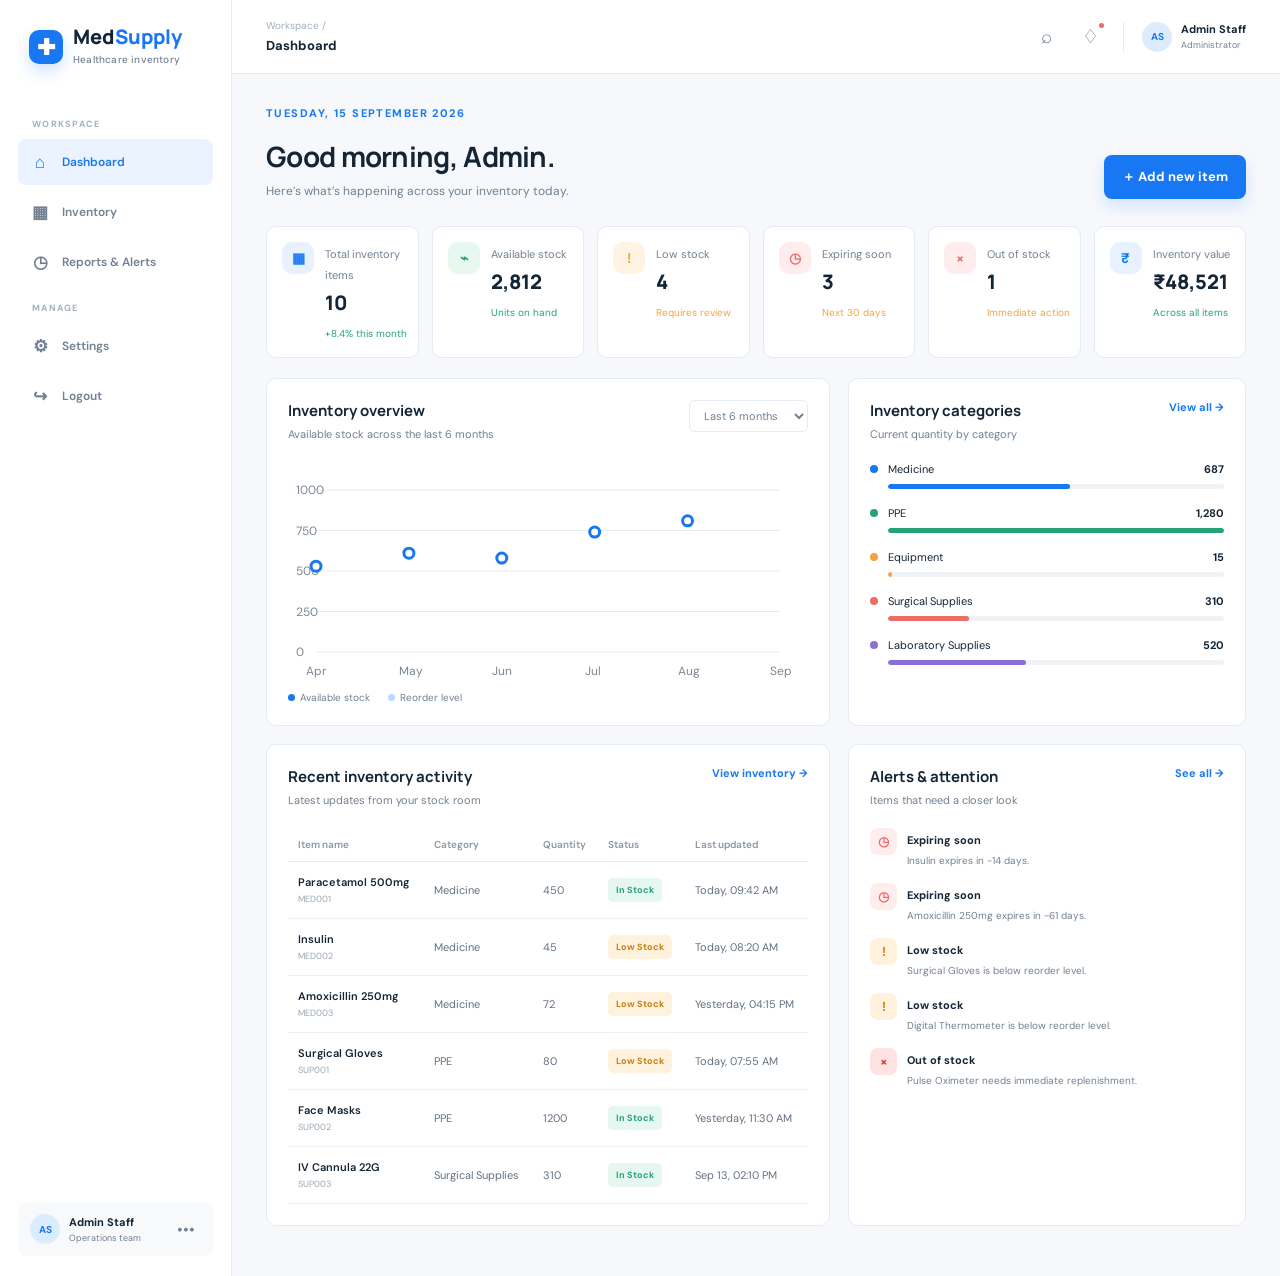
<file: index.html>
<!DOCTYPE html>
<html lang="en">

<head>
    <meta charset="UTF-8">
    <meta name="viewport" content="width=device-width, initial-scale=1.0">
    <meta http-equiv="refresh" content="0; url=dashboard.html">
    <title>MedSupply Dashboard</title>
    <link rel="stylesheet" href="style.css">
    <script>window.location.replace('dashboard.html');</script>
</head>

<body class="landing-page">
    <header class="site-header container"><a class="brand" href="index.html"><span
                class="brand-mark">✚</span><span>Med<span>Supply</span><small>Healthcare inventory
                    intelligence</small></span></a>
        <nav class="site-nav"><a class="active" href="index.html">Home</a><a href="dashboard.html">Dashboard</a><a
                href="inventory.html">Inventory</a><a href="reports.html">Reports & Alerts</a></nav><a
            class="button button-dark" href="dashboard.html">Admin portal <span>→</span></a><button class="menu-toggle"
            aria-label="Open navigation">☰</button>
    </header>
    <main>
        <section class="hero container">
            <div class="hero-copy">
                <div class="eyebrow"><span class="pulse-dot"></span> Hospital operations, made visible</div>
                <h1>Better stock decisions.<br><em>Better patient care.</em></h1>
                <p>MedSupply helps healthcare teams monitor medicines, medical supplies, stock levels, expiry dates, and
                    inventory usage from one clear command center.</p>
                <div class="hero-actions"><a class="button button-primary" href="dashboard.html">View dashboard
                        <span>↗</span></a><a class="button button-outline" href="inventory.html">Manage inventory</a>
                </div>
                <div class="trust-row"><span>Trusted workflow</span><span
                        class="trust-line"></span><strong>24/7</strong><small>visibility across care teams</small></div>
            </div>
            <div class="hero-visual">
                <div class="visual-glow"></div>
                <div class="hospital-card">
                    <div class="mini-top"><span>Live inventory pulse</span><span class="status-pill success">●
                            Live</span></div>
                    <div class="visual-cross">✚</div>
                    <div class="supply-bars">
                        <div><span>Medicines</span><strong>84%</strong><i style="width:84%"></i></div>
                        <div><span>Supplies</span><strong>68%</strong><i style="width:68%"></i></div>
                        <div><span>Equipment</span><strong>92%</strong><i style="width:92%"></i></div>
                    </div>
                    <div class="visual-footer"><span>Last sync</span><strong>Today, 09:42 AM</strong></div>
                </div>
                <div class="floating-note note-top"><span class="icon-box green">✓</span>
                    <div><strong>98.2%</strong><small>stock accuracy</small></div>
                </div>
                <div class="floating-note note-bottom"><span class="icon-box orange">!</span>
                    <div><strong>12</strong><small>items need attention</small></div>
                </div>
            </div>
        </section>
        <section class="stats-strip container">
            <div><span class="stat-icon blue">▦</span><small>Total items</small><strong
                    data-stat="items">1,248</strong><em>+8.4% this month</em></div>
            <div><span class="stat-icon orange">⌁</span><small>Low stock items</small><strong
                    data-stat="low">18</strong><em class="warn">Requires review</em></div>
            <div><span class="stat-icon red">◷</span><small>Expiring soon</small><strong
                    data-stat="expiring">24</strong><em class="warn">Next 30 days</em></div>
            <div><span class="stat-icon green">₹</span><small>Total inventory value</small><strong
                    data-stat="value">₹18.6L</strong><em>+4.2% this month</em></div>
        </section>
        <section class="feature-section container">
            <div class="section-heading">
                <div>
                    <div class="eyebrow">Built for confident care</div>
                    <h2>From stock room to <em>signal.</em></h2>
                </div>
                <p>Everything your team needs to keep critical supplies available, compliant, and moving.</p>
            </div>
            <div class="feature-grid">
                <article><span class="feature-number">01</span>
                    <div class="feature-icon">▦</div>
                    <h3>Inventory tracking</h3>
                    <p>Keep a live, searchable record of every medicine, supply, and device.</p><a
                        href="inventory.html">Explore tracking <span>→</span></a>
                </article>
                <article><span class="feature-number">02</span>
                    <div class="feature-icon">⌁</div>
                    <h3>Stock monitoring</h3>
                    <p>See reorder thresholds early and make replenishment a planned action.</p><a
                        href="dashboard.html">Monitor stock <span>→</span></a>
                </article>
                <article><span class="feature-number">03</span>
                    <div class="feature-icon">◷</div>
                    <h3>Expiry management</h3>
                    <p>Protect patients and budgets with clear expiry timelines and alerts.</p><a
                        href="reports.html">View expiry report <span>→</span></a>
                </article>
                <article><span class="feature-number">04</span>
                    <div class="feature-icon">↗</div>
                    <h3>Reports & alerts</h3>
                    <p>Turn operational data into the next best decision for your team.</p><a href="reports.html">Open
                        reports <span>→</span></a>
                </article>
            </div>
        </section>
    </main>
    <footer class="site-footer">
        <div class="container footer-inner"><a class="brand" href="index.html"><span
                    class="brand-mark">✚</span><span>Med<span>Supply</span><small>Healthcare inventory
                        intelligence</small></span></a>
            <p>Operational clarity for better care.</p><small>© 2026 MedSupply. Frontend portfolio concept.</small>
        </div>
    </footer>
    <script src="data.js"></script>
    <script>document.querySelector('.menu-toggle').addEventListener('click', () => document.querySelector('.site-nav').classList.toggle('open')); if (window.MedSupply) { const s = MedSupply.getStats(); document.querySelector('[data-stat="items"]').textContent = s.items.toLocaleString(); document.querySelector('[data-stat="low"]').textContent = s.low; document.querySelector('[data-stat="expiring"]').textContent = s.expiring; document.querySelector('[data-stat="value"]').textContent = MedSupply.formatCurrency(s.value); }</script>
</body>

</html>
</file>
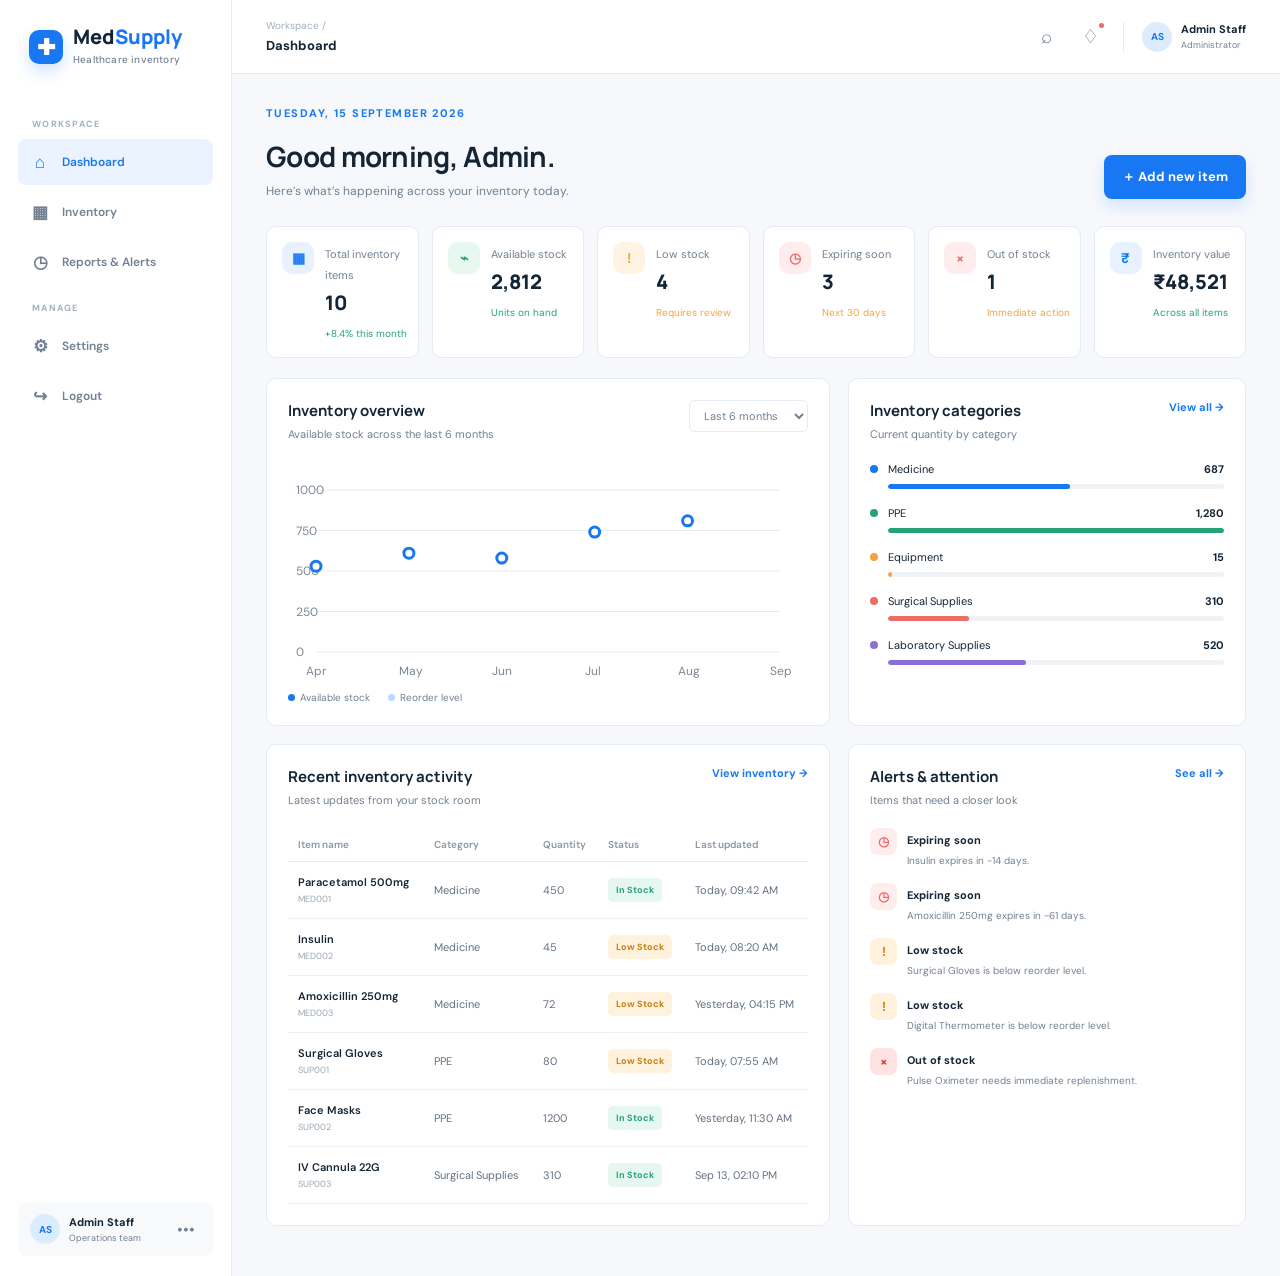
<file: dashboard.html>
<!DOCTYPE html>
<html lang="en">

<head>
    <meta charset="UTF-8">
    <meta name="viewport" content="width=device-width, initial-scale=1.0">
    <title>Dashboard | MedSupply</title>
    <link rel="stylesheet" href="style.css">
</head>

<body class="app-page">
    <div class="app-shell">
        <aside class="sidebar"><a class="brand" href="index.html"><span
                    class="brand-mark">✚</span><span>Med<span>Supply</span><small>Healthcare
                        inventory</small></span></a>
            <div class="side-label">Workspace</div>
            <nav class="side-nav"><a class="active" href="dashboard.html"><span>⌂</span>Dashboard</a><a
                    href="inventory.html"><span>▦</span>Inventory</a><a href="reports.html"><span>◷</span>Reports &
                    Alerts</a></nav>
            <div class="side-label">Manage</div>
            <nav class="side-nav"><a href="#"><span>⚙</span>Settings</a><a href="index.html"><span>↪</span>Logout</a>
            </nav>
            <div class="side-bottom">
                <div class="avatar">AS</div>
                <div><strong>Admin Staff</strong><small>Operations team</small></div><button>•••</button>
            </div>
        </aside>
        <main class="app-main">
            <header class="app-header"><button class="sidebar-toggle">☰</button>
                <div><span class="breadcrumb">Workspace /</span><strong>Dashboard</strong></div>
                <div class="header-actions"><button class="icon-button">⌕</button><button
                        class="icon-button notification">♢<i></i></button>
                    <div class="header-user"><span class="avatar">AS</span><span><strong>Admin
                                Staff</strong><small>Administrator</small></span></div>
                </div>
            </header>
            <div class="page-content">
                <div class="page-intro">
                    <div>
                        <div class="eyebrow">Tuesday, 15 September 2026</div>
                        <h1>Good morning, Admin.</h1>
                        <p>Here’s what’s happening across your inventory today.</p>
                    </div><a class="button button-primary" href="inventory.html">＋ Add new item</a>
                </div>
                <section class="summary-grid" id="summary-grid"></section>
                <div class="dashboard-grid">
                    <section class="panel chart-panel">
                        <div class="panel-heading">
                            <div>
                                <h2>Inventory overview</h2>
                                <p>Available stock across the last 6 months</p>
                            </div><select id="chart-range">
                                <option>Last 6 months</option>
                                <option>Last 12 months</option>
                            </select>
                        </div>
                        <div class="chart-wrap"><canvas id="overview-chart"></canvas></div>
                        <div class="legend"><span><i class="legend-dot blue"></i>Available stock</span><span><i
                                    class="legend-dot light"></i>Reorder level</span></div>
                    </section>
                    <section class="panel category-panel">
                        <div class="panel-heading">
                            <div>
                                <h2>Inventory categories</h2>
                                <p>Current quantity by category</p>
                            </div><a href="inventory.html" class="text-link">View all →</a>
                        </div>
                        <div id="category-list" class="category-list"></div>
                    </section>
                </div>
                <div class="dashboard-grid lower-grid">
                    <section class="panel activity-panel">
                        <div class="panel-heading">
                            <div>
                                <h2>Recent inventory activity</h2>
                                <p>Latest updates from your stock room</p>
                            </div><a href="inventory.html" class="text-link">View inventory →</a>
                        </div>
                        <div class="table-scroll">
                            <table>
                                <thead>
                                    <tr>
                                        <th>Item name</th>
                                        <th>Category</th>
                                        <th>Quantity</th>
                                        <th>Status</th>
                                        <th>Last updated</th>
                                    </tr>
                                </thead>
                                <tbody id="activity-body"></tbody>
                            </table>
                        </div>
                    </section>
                    <section class="panel alerts-panel">
                        <div class="panel-heading">
                            <div>
                                <h2>Alerts & attention</h2>
                                <p>Items that need a closer look</p>
                            </div><a href="reports.html" class="text-link">See all →</a>
                        </div>
                        <div id="alerts-list" class="alerts-list"></div>
                    </section>
                </div>
            </div>
        </main>
    </div>
    <script src="data.js"></script>
    <script src="dashboard.js"></script>
</body>

</html>
</file>
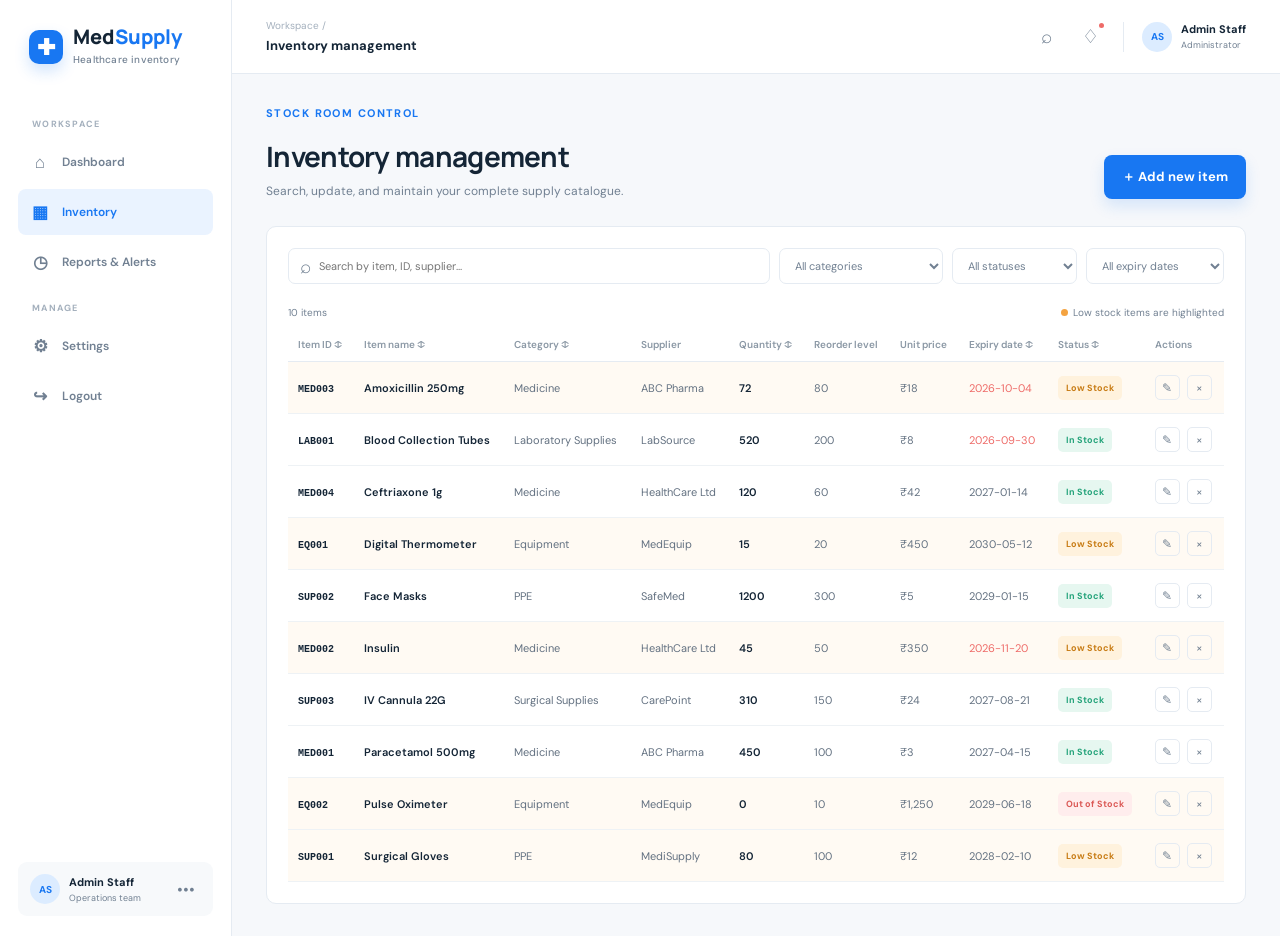
<file: inventory.html>
<!DOCTYPE html>
<html lang="en">

<head>
    <meta charset="UTF-8">
    <meta name="viewport" content="width=device-width, initial-scale=1.0">
    <title>Inventory Management | MedSupply</title>
    <link rel="stylesheet" href="style.css">
</head>

<body class="app-page">
    <div class="app-shell">
        <aside class="sidebar"><a class="brand" href="index.html"><span
                    class="brand-mark">✚</span><span>Med<span>Supply</span><small>Healthcare
                        inventory</small></span></a>
            <div class="side-label">Workspace</div>
            <nav class="side-nav"><a href="dashboard.html"><span>⌂</span>Dashboard</a><a class="active"
                    href="inventory.html"><span>▦</span>Inventory</a><a href="reports.html"><span>◷</span>Reports &
                    Alerts</a></nav>
            <div class="side-label">Manage</div>
            <nav class="side-nav"><a href="#"><span>⚙</span>Settings</a><a href="index.html"><span>↪</span>Logout</a>
            </nav>
            <div class="side-bottom">
                <div class="avatar">AS</div>
                <div><strong>Admin Staff</strong><small>Operations team</small></div><button>•••</button>
            </div>
        </aside>
        <main class="app-main">
            <header class="app-header"><button class="sidebar-toggle">☰</button>
                <div><span class="breadcrumb">Workspace /</span><strong>Inventory management</strong></div>
                <div class="header-actions"><button class="icon-button">⌕</button><button
                        class="icon-button notification">♢<i></i></button>
                    <div class="header-user"><span class="avatar">AS</span><span><strong>Admin
                                Staff</strong><small>Administrator</small></span></div>
                </div>
            </header>
            <div class="page-content">
                <div class="page-intro">
                    <div>
                        <div class="eyebrow">Stock room control</div>
                        <h1>Inventory management</h1>
                        <p>Search, update, and maintain your complete supply catalogue.</p>
                    </div><button class="button button-primary" id="add-item">＋ Add new item</button>
                </div>
                <section class="panel inventory-panel">
                    <div class="toolbar"><label class="search-field"><span>⌕</span><input id="inventory-search"
                                type="search" placeholder="Search by item, ID, supplier..."></label><select
                            id="category-filter">
                            <option value="">All categories</option>
                        </select><select id="status-filter">
                            <option value="">All statuses</option>
                            <option>In Stock</option>
                            <option>Low Stock</option>
                            <option>Out of Stock</option>
                        </select><select id="expiry-filter">
                            <option value="">All expiry dates</option>
                            <option value="soon">Expiring soon</option>
                            <option value="expired">Expired</option>
                        </select></div>
                    <div class="inventory-meta"><span id="item-count">0 items</span><span class="meta-note"><i
                                class="legend-dot orange"></i>Low stock items are highlighted</span></div>
                    <div class="table-scroll">
                        <table class="inventory-table">
                            <thead>
                                <tr>
                                    <th><button data-sort="id">Item ID ↕</button></th>
                                    <th><button data-sort="name">Item name ↕</button></th>
                                    <th><button data-sort="category">Category ↕</button></th>
                                    <th>Supplier</th>
                                    <th><button data-sort="quantity">Quantity ↕</button></th>
                                    <th>Reorder level</th>
                                    <th>Unit price</th>
                                    <th><button data-sort="expiry">Expiry date ↕</button></th>
                                    <th><button data-sort="status">Status ↕</button></th>
                                    <th>Actions</th>
                                </tr>
                            </thead>
                            <tbody id="inventory-body"></tbody>
                        </table>
                    </div>
                </section>
            </div>
        </main>
    </div>
    <div class="modal-backdrop" id="item-modal">
        <div class="modal">
            <div class="modal-heading">
                <div>
                    <div class="eyebrow">Catalogue update</div>
                    <h2 id="modal-title">Add new item</h2>
                </div><button class="modal-close">×</button>
            </div>
            <form id="item-form"><input type="hidden" id="item-id">
                <div class="form-grid"><label>Item ID<input id="form-id" required
                            placeholder="MED003"></label><label>Item name<input id="form-name" required
                            placeholder="Item name"></label><label>Category<select id="form-category" required>
                            <option>Medicine</option>
                            <option>PPE</option>
                            <option>Equipment</option>
                            <option>Surgical Supplies</option>
                            <option>Laboratory Supplies</option>
                        </select></label><label>Supplier<input id="form-supplier" required
                            placeholder="Supplier name"></label><label>Quantity<input id="form-quantity" required
                            type="number" min="0" placeholder="0"></label><label>Reorder level<input id="form-reorder"
                            required type="number" min="0" placeholder="0"></label><label>Unit price (₹)<input
                            id="form-price" required type="number" min="0" step="0.01"
                            placeholder="0.00"></label><label>Expiry date<input id="form-expiry" required
                            type="date"></label></div>
                <div class="modal-actions"><button type="button"
                        class="button button-outline modal-cancel">Cancel</button><button class="button button-primary"
                        type="submit">Save item</button></div>
            </form>
        </div>
    </div>
    <script src="data.js"></script>
    <script src="inventory.js"></script>
</body>

</html>
</file>
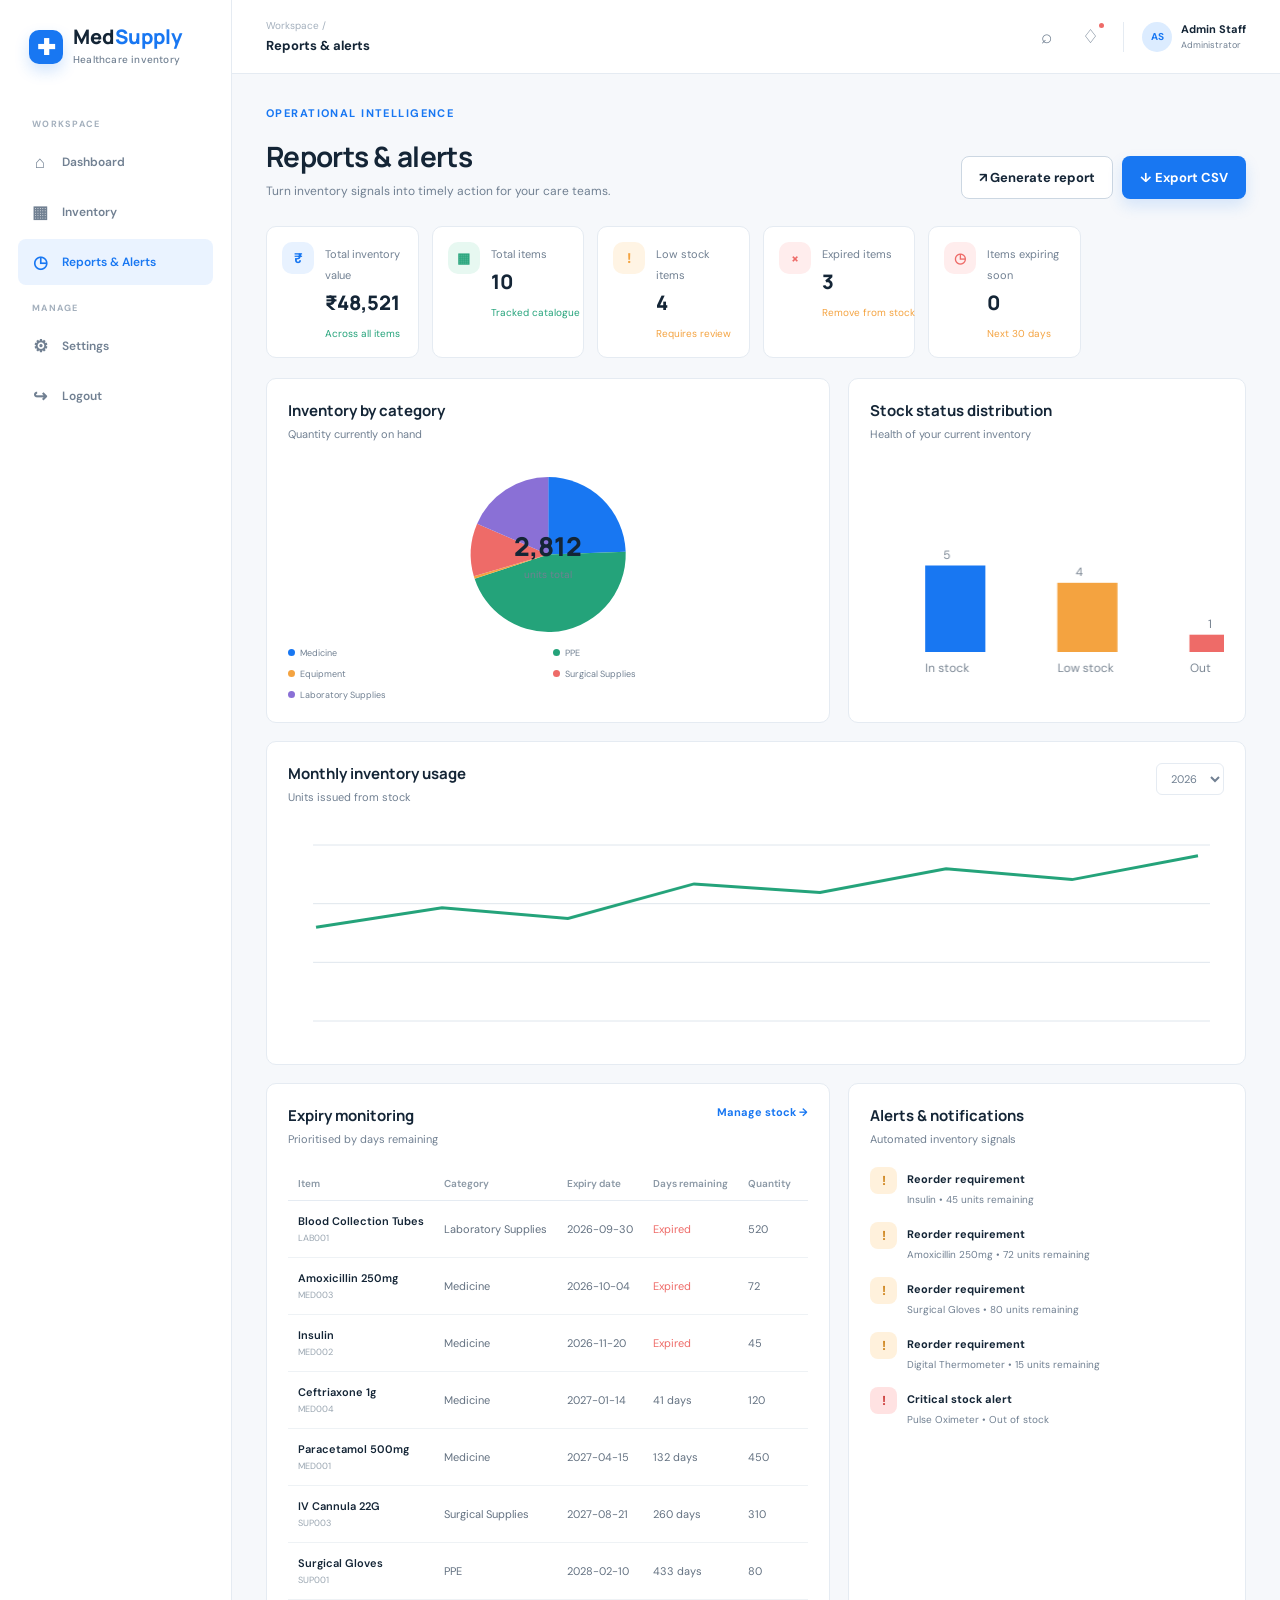
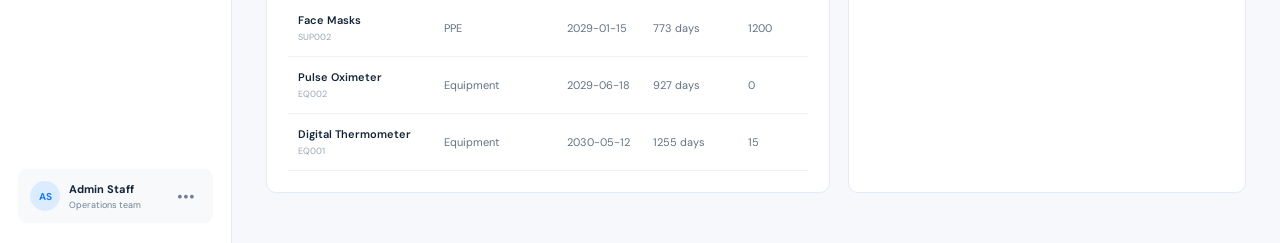
<file: reports.html>
<!DOCTYPE html>
<html lang="en">

<head>
    <meta charset="UTF-8">
    <meta name="viewport" content="width=device-width, initial-scale=1.0">
    <title>Reports & Alerts | MedSupply</title>
    <link rel="stylesheet" href="style.css">
</head>

<body class="app-page">
    <div class="app-shell">
        <aside class="sidebar"><a class="brand" href="index.html"><span
                    class="brand-mark">✚</span><span>Med<span>Supply</span><small>Healthcare
                        inventory</small></span></a>
            <div class="side-label">Workspace</div>
            <nav class="side-nav"><a href="dashboard.html"><span>⌂</span>Dashboard</a><a
                    href="inventory.html"><span>▦</span>Inventory</a><a class="active"
                    href="reports.html"><span>◷</span>Reports & Alerts</a></nav>
            <div class="side-label">Manage</div>
            <nav class="side-nav"><a href="#"><span>⚙</span>Settings</a><a href="index.html"><span>↪</span>Logout</a>
            </nav>
            <div class="side-bottom">
                <div class="avatar">AS</div>
                <div><strong>Admin Staff</strong><small>Operations team</small></div><button>•••</button>
            </div>
        </aside>
        <main class="app-main">
            <header class="app-header"><button class="sidebar-toggle">☰</button>
                <div><span class="breadcrumb">Workspace /</span><strong>Reports & alerts</strong></div>
                <div class="header-actions"><button class="icon-button">⌕</button><button
                        class="icon-button notification">♢<i></i></button>
                    <div class="header-user"><span class="avatar">AS</span><span><strong>Admin
                                Staff</strong><small>Administrator</small></span></div>
                </div>
            </header>
            <div class="page-content">
                <div class="page-intro">
                    <div>
                        <div class="eyebrow">Operational intelligence</div>
                        <h1>Reports & alerts</h1>
                        <p>Turn inventory signals into timely action for your care teams.</p>
                    </div>
                    <div class="button-row"><button class="button button-outline" id="generate-report">↗ Generate
                            report</button><button class="button button-primary" id="export-csv">↓ Export CSV</button>
                    </div>
                </div>
                <section class="summary-grid" id="report-summary"></section>
                <div class="dashboard-grid report-charts">
                    <section class="panel chart-panel">
                        <div class="panel-heading">
                            <div>
                                <h2>Inventory by category</h2>
                                <p>Quantity currently on hand</p>
                            </div>
                        </div>
                        <div class="chart-wrap doughnut-wrap"><canvas id="category-chart"></canvas>
                            <div class="doughnut-label"><strong id="total-quantity">0</strong><small>units total</small>
                            </div>
                        </div>
                        <div class="chart-legend" id="category-legend"></div>
                    </section>
                    <section class="panel chart-panel">
                        <div class="panel-heading">
                            <div>
                                <h2>Stock status distribution</h2>
                                <p>Health of your current inventory</p>
                            </div>
                        </div>
                        <div class="chart-wrap"><canvas id="status-chart"></canvas></div>
                    </section>
                    <section class="panel chart-panel usage-chart">
                        <div class="panel-heading">
                            <div>
                                <h2>Monthly inventory usage</h2>
                                <p>Units issued from stock</p>
                            </div><select>
                                <option>2026</option>
                                <option>2025</option>
                            </select>
                        </div>
                        <div class="chart-wrap"><canvas id="usage-chart"></canvas></div>
                    </section>
                </div>
                <div class="dashboard-grid lower-grid">
                    <section class="panel expiry-panel">
                        <div class="panel-heading">
                            <div>
                                <h2>Expiry monitoring</h2>
                                <p>Prioritised by days remaining</p>
                            </div><a href="inventory.html" class="text-link">Manage stock →</a>
                        </div>
                        <div class="table-scroll">
                            <table>
                                <thead>
                                    <tr>
                                        <th>Item</th>
                                        <th>Category</th>
                                        <th>Expiry date</th>
                                        <th>Days remaining</th>
                                        <th>Quantity</th>
                                        <th>Status</th>
                                    </tr>
                                </thead>
                                <tbody id="expiry-body"></tbody>
                            </table>
                        </div>
                    </section>
                    <section class="panel alerts-panel">
                        <div class="panel-heading">
                            <div>
                                <h2>Alerts & notifications</h2>
                                <p>Automated inventory signals</p>
                            </div>
                        </div>
                        <div id="report-alerts" class="alerts-list"></div>
                    </section>
                </div>
            </div>
        </main>
    </div>
    <script src="data.js"></script>
    <script src="reports.js"></script>
</body>

</html>
</file>
<file: style.css>
@import url('https://fonts.googleapis.com/css2?family=DM+Sans:wght@400;500;600;700&family=Manrope:wght@600;700;800&display=swap');

:root {
    --ink: #142536;
    --muted: #718092;
    --line: #e5ebf2;
    --blue: #1877f2;
    --blue-dark: #0e55b8;
    --pale: #eef6ff;
    --green: #24a37a;
    --orange: #f4a340;
    --red: #ee6b68;
    --purple: #8a70d6;
    --bg: #f6f8fb;
    --shadow: 0 12px 30px rgba(23, 47, 74, .07)
}

* {
    box-sizing: border-box
}

body {
    margin: 0;
    color: var(--ink);
    font-family: 'DM Sans', sans-serif;
    background: #fff
}

h1,
h2,
h3,
p {
    margin: 0
}

h1,
h2,
h3,
.brand {
    font-family: 'Manrope', sans-serif
}

a {
    text-decoration: none;
    color: inherit
}

button,
select,
input {
    font: inherit
}

button {
    cursor: pointer;
    border: 0;
    background: none;
    color: inherit
}

.container {
    width: min(1180px, calc(100% - 64px));
    margin: auto
}

.brand {
    display: flex;
    align-items: center;
    gap: 10px;
    font-size: 20px;
    font-weight: 800;
    line-height: 1
}

.brand>span:last-child>span {
    color: var(--blue)
}

.brand small {
    display: block;
    font: 500 10px 'DM Sans';
    color: var(--muted);
    letter-spacing: .02em;
    margin-top: 6px
}

.brand-mark {
    width: 34px;
    height: 34px;
    display: grid;
    place-items: center;
    color: #fff;
    background: var(--blue);
    border-radius: 10px;
    font-size: 22px;
    box-shadow: 0 7px 15px #1877f233
}

.site-header {
    height: 78px;
    display: flex;
    align-items: center;
    justify-content: space-between
}

.site-nav {
    display: flex;
    gap: 30px;
    align-items: center;
    font-size: 13px;
    font-weight: 600;
    color: var(--muted)
}

.site-nav a {
    padding: 10px 0;
    position: relative
}

.site-nav a.active,
.site-nav a:hover {
    color: var(--ink)
}

.site-nav a.active:after {
    content: '';
    position: absolute;
    bottom: 0;
    left: 0;
    right: 0;
    margin: auto;
    width: 18px;
    height: 2px;
    background: var(--blue);
    border-radius: 3px
}

.button {
    display: inline-flex;
    align-items: center;
    justify-content: center;
    gap: 12px;
    padding: 12px 17px;
    border-radius: 8px;
    font-size: 13px;
    font-weight: 700;
    transition: .2s ease;
    border: 1px solid transparent
}

.button:hover {
    transform: translateY(-2px)
}

.button-primary {
    color: #fff;
    background: var(--blue);
    box-shadow: 0 7px 15px #1877f226
}

.button-primary:hover {
    background: var(--blue-dark)
}

.button-dark {
    background: var(--ink);
    color: white
}

.button-outline {
    border-color: #ccd7e2;
    background: #fff
}

.button-outline:hover {
    border-color: var(--blue);
    color: var(--blue)
}

.menu-toggle {
    display: none;
    font-size: 22px
}

.hero {
    min-height: 510px;
    padding: 72px 0 82px;
    display: grid;
    grid-template-columns: 1.02fr .98fr;
    align-items: center;
    gap: 30px
}

.eyebrow {
    font-size: 11px;
    text-transform: uppercase;
    letter-spacing: .13em;
    color: var(--blue);
    font-weight: 700;
    margin-bottom: 17px
}

.pulse-dot {
    display: inline-block;
    width: 7px;
    height: 7px;
    background: var(--green);
    border-radius: 50%;
    margin-right: 8px;
    box-shadow: 0 0 0 4px #24a37a1c
}

.hero h1 {
    font-size: clamp(40px, 5vw, 66px);
    line-height: 1.05;
    letter-spacing: -2px;
    max-width: 600px
}

.hero h1 em,
h2 em {
    font-style: normal;
    color: var(--blue)
}

.hero-copy>p {
    color: var(--muted);
    font-size: 16px;
    line-height: 1.7;
    max-width: 510px;
    margin: 23px 0 28px
}

.hero-actions {
    display: flex;
    gap: 12px
}

.trust-row {
    display: flex;
    align-items: center;
    gap: 10px;
    margin-top: 38px;
    color: var(--muted);
    font-size: 11px
}

.trust-row strong {
    font-size: 18px;
    color: var(--ink)
}

.trust-row small {
    font-size: 11px
}

.trust-line {
    width: 46px;
    height: 1px;
    background: #cbd7e2
}

.hero-visual {
    height: 380px;
    position: relative;
    display: grid;
    place-items: center
}

.visual-glow {
    position: absolute;
    width: 330px;
    height: 330px;
    border-radius: 50%;
    background: #e7f3ff;
    right: 30px;
    top: 20px
}

.hospital-card {
    position: relative;
    z-index: 1;
    background: white;
    width: min(355px, 75%);
    padding: 22px;
    border-radius: 16px;
    box-shadow: 0 22px 50px #1a4f7719;
    border: 1px solid #f0f4f8
}

.mini-top,
.visual-footer {
    display: flex;
    justify-content: space-between;
    align-items: center;
    font-size: 10px;
    color: var(--muted)
}

.status-pill {
    font-size: 10px;
    border-radius: 20px;
    padding: 6px 9px
}

.status-pill.success {
    background: #e9f8f2;
    color: var(--green)
}

.visual-cross {
    margin: 25px auto;
    width: 106px;
    height: 106px;
    border-radius: 27px;
    display: grid;
    place-items: center;
    color: white;
    background: linear-gradient(145deg, #4e9bf9, #136be4);
    font-size: 65px;
    box-shadow: 0 16px 25px #1877f240
}

.supply-bars>div {
    margin: 16px 0;
    position: relative
}

.supply-bars span,
.supply-bars strong {
    font-size: 10px
}

.supply-bars strong {
    float: right
}

.supply-bars i {
    display: block;
    height: 5px;
    background: var(--blue);
    border-radius: 10px;
    margin-top: 8px
}

.supply-bars>div:nth-child(2) i {
    background: var(--green)
}

.supply-bars>div:nth-child(3) i {
    background: var(--orange)
}

.visual-footer {
    border-top: 1px solid var(--line);
    padding-top: 14px;
    margin-top: 20px
}

.visual-footer strong {
    color: var(--ink);
    font-size: 10px
}

.floating-note {
    position: absolute;
    z-index: 2;
    background: white;
    border: 1px solid #edf1f5;
    box-shadow: 0 13px 35px #1a4f7719;
    border-radius: 11px;
    display: flex;
    gap: 10px;
    align-items: center;
    padding: 12px
}

.floating-note strong,
.floating-note small {
    display: block
}

.floating-note strong {
    font: 800 16px Manrope
}

.floating-note small {
    font-size: 9px;
    color: var(--muted);
    margin-top: 3px
}

.note-top {
    top: 65px;
    right: 20px
}

.note-bottom {
    bottom: 45px;
    left: 5px
}

.icon-box {
    width: 29px;
    height: 29px;
    border-radius: 8px;
    display: grid;
    place-items: center;
    font-weight: 700
}

.icon-box.green {
    background: #e5f7f0;
    color: var(--green)
}

.icon-box.orange {
    background: #fff4e5;
    color: var(--orange)
}

.stats-strip {
    display: grid;
    grid-template-columns: repeat(4, 1fr);
    border: 1px solid var(--line);
    border-radius: 12px;
    box-shadow: var(--shadow);
    padding: 23px 26px;
    gap: 20px
}

.stats-strip>div {
    display: grid;
    grid-template-columns: auto 1fr;
    column-gap: 12px;
    align-items: center;
    border-right: 1px solid var(--line)
}

.stats-strip>div:last-child {
    border: 0
}

.stat-icon {
    width: 38px;
    height: 38px;
    border-radius: 10px;
    display: grid;
    place-items: center;
    font-weight: 800;
    grid-row: span 3
}

.stat-icon.blue {
    background: #e8f2ff;
    color: var(--blue)
}

.stat-icon.green {
    background: #e7f8f1;
    color: var(--green)
}

.stat-icon.orange {
    background: #fff4e4;
    color: var(--orange)
}

.stat-icon.red {
    background: #ffeded;
    color: var(--red)
}

.stat-icon.purple {
    background: #f0ebff;
    color: var(--purple)
}

.stats-strip small,
.summary-card small {
    font-size: 11px;
    color: var(--muted)
}

.stats-strip strong {
    font: 800 22px Manrope
}

.stats-strip em,
.summary-card em {
    font-size: 10px;
    font-style: normal;
    color: var(--green)
}

.stats-strip em.warn,
.summary-card em.warn {
    color: var(--orange)
}

.feature-section {
    padding: 110px 0
}

.section-heading {
    display: flex;
    justify-content: space-between;
    align-items: end;
    margin-bottom: 34px
}

.section-heading h2 {
    font-size: 35px
}

.section-heading>p {
    max-width: 330px;
    color: var(--muted);
    font-size: 13px;
    line-height: 1.6
}

.feature-grid {
    display: grid;
    grid-template-columns: repeat(4, 1fr);
    gap: 16px
}

.feature-grid article {
    padding: 25px 21px;
    border: 1px solid var(--line);
    border-radius: 12px;
    position: relative;
    transition: .2s
}

.feature-grid article:hover {
    box-shadow: var(--shadow);
    transform: translateY(-4px)
}

.feature-number {
    position: absolute;
    right: 20px;
    top: 18px;
    font: 700 11px Manrope;
    color: #bdc8d3
}

.feature-icon {
    width: 43px;
    height: 43px;
    border-radius: 12px;
    background: var(--pale);
    color: var(--blue);
    display: grid;
    place-items: center;
    font-size: 20px;
    margin-bottom: 35px
}

.feature-grid h3 {
    font-size: 15px;
    margin-bottom: 12px
}

.feature-grid p {
    font-size: 12px;
    line-height: 1.65;
    color: var(--muted);
    min-height: 60px
}

.feature-grid a {
    display: block;
    margin-top: 22px;
    color: var(--blue);
    font-size: 11px;
    font-weight: 700
}

.site-footer {
    background: #f6f8fb;
    padding: 30px 0
}

.footer-inner {
    display: flex;
    align-items: center;
    justify-content: space-between
}

.footer-inner p,
.footer-inner>small {
    color: var(--muted);
    font-size: 11px
}

.app-page {
    background: var(--bg)
}

.app-shell {
    display: flex;
    min-height: 100vh
}

.sidebar {
    width: 232px;
    background: #fff;
    border-right: 1px solid var(--line);
    padding: 27px 18px 20px;
    display: flex;
    flex-direction: column;
    flex-shrink: 0
}

.sidebar .brand {
    padding: 0 11px 35px
}

.side-label {
    font-size: 9px;
    text-transform: uppercase;
    color: #a4b0bd;
    letter-spacing: .14em;
    font-weight: 700;
    padding: 17px 14px 9px
}

.side-nav {
    display: grid;
    gap: 4px
}

.side-nav a {
    font-size: 12px;
    color: var(--muted);
    padding: 12px 13px;
    border-radius: 8px;
    display: flex;
    gap: 13px;
    align-items: center;
    font-weight: 600
}

.side-nav a span {
    font-size: 17px;
    width: 18px;
    text-align: center
}

.side-nav a.active,
.side-nav a:hover {
    background: #eaf3ff;
    color: var(--blue)
}

.side-bottom {
    margin-top: auto;
    background: #f7f9fb;
    border-radius: 9px;
    padding: 12px;
    display: flex;
    align-items: center;
    gap: 9px
}

.side-bottom strong,
.side-bottom small,
.header-user strong,
.header-user small {
    display: block
}

.side-bottom strong,
.header-user strong {
    font-size: 11px
}

.side-bottom small,
.header-user small {
    font-size: 9px;
    color: var(--muted);
    margin-top: 3px
}

.side-bottom button {
    margin-left: auto;
    color: var(--muted)
}

.avatar {
    width: 30px;
    height: 30px;
    display: grid;
    place-items: center;
    border-radius: 50%;
    background: #dcecff;
    color: var(--blue);
    font-size: 10px;
    font-weight: 700
}

.app-main {
    min-width: 0;
    flex: 1
}

.app-header {
    height: 74px;
    background: #fff;
    border-bottom: 1px solid var(--line);
    display: flex;
    align-items: center;
    padding: 0 34px;
    gap: 15px
}

.app-header>div:nth-child(2) {
    display: flex;
    flex-direction: column;
    gap: 5px;
    font-size: 13px
}

.breadcrumb {
    font-size: 10px;
    color: #a4b0bd
}

.sidebar-toggle {
    display: none
}

.header-actions {
    margin-left: auto;
    display: flex;
    align-items: center;
    gap: 18px
}

.icon-button {
    font-size: 19px;
    color: var(--muted);
    position: relative
}

.notification i {
    position: absolute;
    width: 5px;
    height: 5px;
    background: var(--red);
    border-radius: 50%;
    right: 1px;
    top: 0
}

.header-user {
    display: flex;
    gap: 9px;
    align-items: center;
    border-left: 1px solid var(--line);
    padding-left: 18px
}

.page-content {
    padding: 32px 34px;
    max-width: 1600px;
    margin: auto
}

.page-intro {
    display: flex;
    justify-content: space-between;
    align-items: end;
    margin-bottom: 27px
}

.page-intro h1 {
    font-size: 28px;
    letter-spacing: -.7px
}

.page-intro p {
    color: var(--muted);
    font-size: 12px;
    margin-top: 8px
}

.summary-grid {
    display: grid;
    grid-template-columns: repeat(6, 1fr);
    gap: 13px;
    margin-bottom: 20px
}

.summary-card {
    background: #fff;
    border: 1px solid var(--line);
    border-radius: 10px;
    padding: 15px;
    display: flex;
    align-items: start;
    gap: 11px;
    min-width: 0
}

.summary-card .stat-icon {
    width: 32px;
    height: 32px;
    font-size: 14px;
    flex-shrink: 0
}

.summary-card strong {
    display: block;
    font: 800 20px Manrope;
    margin: 5px 0
}

.summary-card em {
    white-space: nowrap
}

.dashboard-grid {
    display: grid;
    grid-template-columns: 1.42fr 1fr;
    gap: 18px;
    margin-bottom: 18px
}

.lower-grid {
    grid-template-columns: 1.42fr 1fr
}

.panel {
    background: #fff;
    border: 1px solid var(--line);
    border-radius: 10px;
    padding: 21px;
    min-width: 0
}

.panel-heading {
    display: flex;
    justify-content: space-between;
    align-items: start;
    margin-bottom: 21px
}

.panel-heading h2 {
    font-size: 15px
}

.panel-heading p {
    font-size: 11px;
    color: var(--muted);
    margin-top: 6px
}

.panel-heading select {
    border: 1px solid var(--line);
    font-size: 11px;
    color: var(--muted);
    padding: 7px 10px;
    border-radius: 6px;
    background: #fff
}

.text-link {
    font-size: 11px;
    color: var(--blue);
    font-weight: 700
}

.chart-wrap {
    height: 218px;
    position: relative
}

.chart-wrap canvas {
    width: 100%;
    height: 100%
}

.legend {
    display: flex;
    gap: 18px;
    font-size: 10px;
    color: var(--muted);
    margin-top: 11px
}

.legend-dot {
    width: 7px;
    height: 7px;
    display: inline-block;
    border-radius: 50%;
    margin-right: 5px
}

.legend-dot.blue {
    background: var(--blue)
}

.legend-dot.light {
    background: #b9dbff
}

.legend-dot.orange {
    background: var(--orange)
}

.category-list {
    display: grid;
    gap: 17px
}

.category-row {
    display: grid;
    grid-template-columns: 10px 1fr auto;
    align-items: center;
    gap: 8px;
    font-size: 11px
}

.category-row strong {
    font-size: 11px
}

.category-bullet {
    width: 8px;
    height: 8px;
    border-radius: 50%
}

.category-bullet.blue,
.progress i.blue {
    background: var(--blue)
}

.category-bullet.green,
.progress i.green {
    background: var(--green)
}

.category-bullet.orange,
.progress i.orange {
    background: var(--orange)
}

.category-bullet.red,
.progress i.red {
    background: var(--red)
}

.category-bullet.purple,
.progress i.purple {
    background: var(--purple)
}

.progress {
    grid-column: 2/4;
    height: 5px;
    background: #f0f3f6;
    border-radius: 20px;
    overflow: hidden
}

.progress i {
    display: block;
    height: 100%;
    border-radius: 20px
}

.table-scroll {
    overflow: auto
}

table {
    border-collapse: collapse;
    width: 100%;
    font-size: 11px;
    white-space: nowrap
}

th {
    font-size: 10px;
    color: #8b98a5;
    text-align: left;
    font-weight: 600;
    padding: 10px 10px;
    border-bottom: 1px solid var(--line)
}

td {
    padding: 13px 10px;
    border-bottom: 1px solid #eef2f5;
    color: #637181
}

td strong {
    color: var(--ink);
    font-weight: 600
}

td small {
    display: block;
    color: #9aa6b1;
    font-size: 9px;
    margin-top: 4px
}

.badge {
    font-size: 9px;
    font-weight: 700;
    padding: 6px 8px;
    border-radius: 5px;
    display: inline-block
}

.badge.in-stock,
.badge.safe {
    background: #e6f7f0;
    color: var(--green)
}

.badge.low-stock,
.badge.expiring-soon {
    background: #fff2dd;
    color: #c87c15
}

.badge.out-of-stock,
.badge.expired {
    background: #ffeded;
    color: #db5956
}

.alerts-list {
    display: grid;
    gap: 15px
}

.alert-item {
    display: flex;
    gap: 10px;
    align-items: start
}

.alert-icon {
    width: 27px;
    height: 27px;
    border-radius: 8px;
    display: grid;
    place-items: center;
    flex-shrink: 0;
    font-weight: 700;
    font-size: 13px
}

.alert-icon.low {
    background: #fff1dc;
    color: #cf851e
}

.alert-icon.expiring {
    background: #ffeded;
    color: var(--red)
}

.alert-icon.critical {
    background: #ffe2e2;
    color: #cc3d3a
}

.alert-item strong {
    font-size: 11px
}

.alert-item p {
    font-size: 10px;
    color: var(--muted);
    line-height: 1.5;
    margin-top: 4px
}

.toolbar {
    display: flex;
    gap: 9px;
    flex-wrap: wrap
}

.search-field {
    border: 1px solid var(--line);
    border-radius: 7px;
    display: flex;
    align-items: center;
    padding: 0 11px;
    gap: 8px;
    flex: 1;
    min-width: 210px
}

.search-field span {
    font-size: 19px;
    color: var(--muted)
}

.search-field input {
    border: 0;
    outline: 0;
    width: 100%;
    padding: 10px 0;
    font-size: 11px
}

.toolbar select {
    border: 1px solid var(--line);
    border-radius: 7px;
    padding: 0 28px 0 11px;
    font-size: 11px;
    color: var(--muted);
    background: #fff
}

.inventory-meta {
    display: flex;
    justify-content: space-between;
    margin: 22px 0 9px;
    color: var(--muted);
    font-size: 10px
}

.meta-note {
    display: flex;
    align-items: center
}

.inventory-table th button {
    font-size: 10px;
    color: #8b98a5;
    font-weight: 600;
    padding: 0
}

.row-warning {
    background: #fffaf3
}

.mono {
    font-family: monospace;
    font-size: 10px
}

.row-actions {
    display: flex;
    gap: 7px
}

.row-actions button {
    width: 25px;
    height: 25px;
    border: 1px solid var(--line);
    border-radius: 5px;
    color: var(--muted);
    font-size: 12px
}

.row-actions button:hover {
    color: var(--blue);
    border-color: var(--blue)
}

.expiry.expiring-soon {
    color: #c87c15
}

.expiry.expired {
    color: var(--red)
}

.button-row {
    display: flex;
    gap: 9px
}

.doughnut-wrap {
    height: 185px
}

.doughnut-label {
    position: absolute;
    inset: 0;
    display: grid;
    place-content: center;
    text-align: center
}

.doughnut-label strong {
    font: 800 26px Manrope
}

.doughnut-label small {
    font-size: 10px;
    color: var(--muted);
    margin-top: 4px
}

.chart-legend {
    display: grid;
    grid-template-columns: 1fr 1fr;
    gap: 9px;
    font-size: 9px;
    color: var(--muted)
}

.chart-legend i {
    display: inline-block;
    width: 7px;
    height: 7px;
    border-radius: 50%;
    margin-right: 5px
}

.usage-chart {
    grid-column: 1/-1
}

.text-danger {
    color: var(--red) !important
}

.modal-backdrop {
    position: fixed;
    inset: 0;
    background: #14253680;
    display: none;
    place-items: center;
    padding: 18px;
    z-index: 5
}

.modal-backdrop.open {
    display: grid
}

.modal {
    background: white;
    border-radius: 13px;
    width: min(620px, 100%);
    padding: 25px;
    box-shadow: 0 25px 70px #14253640
}

.modal-heading {
    display: flex;
    justify-content: space-between;
    margin-bottom: 22px
}

.modal-heading h2 {
    font-size: 21px
}

.modal-close {
    font-size: 28px;
    color: var(--muted);
    line-height: 1
}

.form-grid {
    display: grid;
    grid-template-columns: 1fr 1fr;
    gap: 15px
}

.form-grid label {
    font-size: 10px;
    color: var(--muted);
    font-weight: 700
}

.form-grid input,
.form-grid select {
    display: block;
    width: 100%;
    border: 1px solid var(--line);
    border-radius: 6px;
    padding: 10px;
    margin-top: 6px;
    outline-color: var(--blue);
    font-size: 12px
}

.modal-actions {
    display: flex;
    justify-content: end;
    gap: 9px;
    margin-top: 24px
}

@media(max-width:1000px) {
    .summary-grid {
        grid-template-columns: repeat(3, 1fr)
    }

    .hero {
        grid-template-columns: 1fr
    }

    .hero-visual {
        display: none
    }

    .feature-grid {
        grid-template-columns: repeat(2, 1fr)
    }

    .site-nav {
        gap: 15px
    }
}

@media(max-width:760px) {
    .container {
        width: calc(100% - 36px)
    }

    .site-header .button-dark {
        display: none
    }

    .menu-toggle {
        display: block
    }

    .site-nav {
        position: absolute;
        top: 70px;
        left: 18px;
        right: 18px;
        background: #fff;
        padding: 15px;
        border-radius: 10px;
        box-shadow: var(--shadow);
        display: none;
        z-index: 4
    }

    .site-nav.open {
        display: grid;
        gap: 4px
    }

    .hero {
        padding: 58px 0 65px
    }

    .hero h1 {
        font-size: 43px
    }

    .stats-strip {
        grid-template-columns: 1fr 1fr
    }

    .stats-strip>div:nth-child(2) {
        border: 0
    }

    .feature-section {
        padding: 70px 0
    }

    .section-heading {
        display: block
    }

    .section-heading>p {
        margin-top: 15px
    }

    .app-shell {
        display: block
    }

    .sidebar {
        position: fixed;
        left: -250px;
        top: 0;
        bottom: 0;
        z-index: 6;
        transition: .2s;
        box-shadow: var(--shadow)
    }

    .sidebar.open {
        left: 0
    }

    .sidebar-toggle {
        display: block;
        font-size: 18px
    }

    .app-header {
        padding: 0 18px
    }

    .header-user span:last-child {
        display: none
    }

    .page-content {
        padding: 25px 18px
    }

    .page-intro {
        align-items: start;
        gap: 15px;
        flex-direction: column
    }

    .page-intro h1 {
        font-size: 25px
    }

    .summary-grid {
        grid-template-columns: 1fr 1fr
    }

    .dashboard-grid,
    .lower-grid {
        grid-template-columns: 1fr
    }

    .header-actions {
        gap: 11px
    }

    .inventory-panel {
        padding: 14px
    }

    .toolbar select {
        height: 37px;
        flex: 1
    }

    .search-field {
        flex-basis: 100%
    }

    .inventory-meta {
        margin-top: 15px
    }

    .footer-inner {
        display: grid;
        gap: 15px
    }

    .footer-inner p {
        display: none
    }

    .form-grid {
        grid-template-columns: 1fr
    }
}

@media(max-width:430px) {
    .stats-strip {
        grid-template-columns: 1fr
    }

    .stats-strip>div {
        border: 0;
        border-bottom: 1px solid var(--line) !important;
        padding-bottom: 14px
    }

    .stats-strip>div:last-child {
        border-bottom: 0 !important
    }

    .feature-grid {
        grid-template-columns: 1fr
    }

    .summary-grid {
        grid-template-columns: 1fr
    }

    .hero-actions {
        display: grid
    }

    .button {
        width: 100%
    }

    .button-row {
        width: 100%;
        display: grid
    }

    .page-intro .button {
        width: auto
    }

    .app-header .breadcrumb {
        display: none
    }
}
</file>
